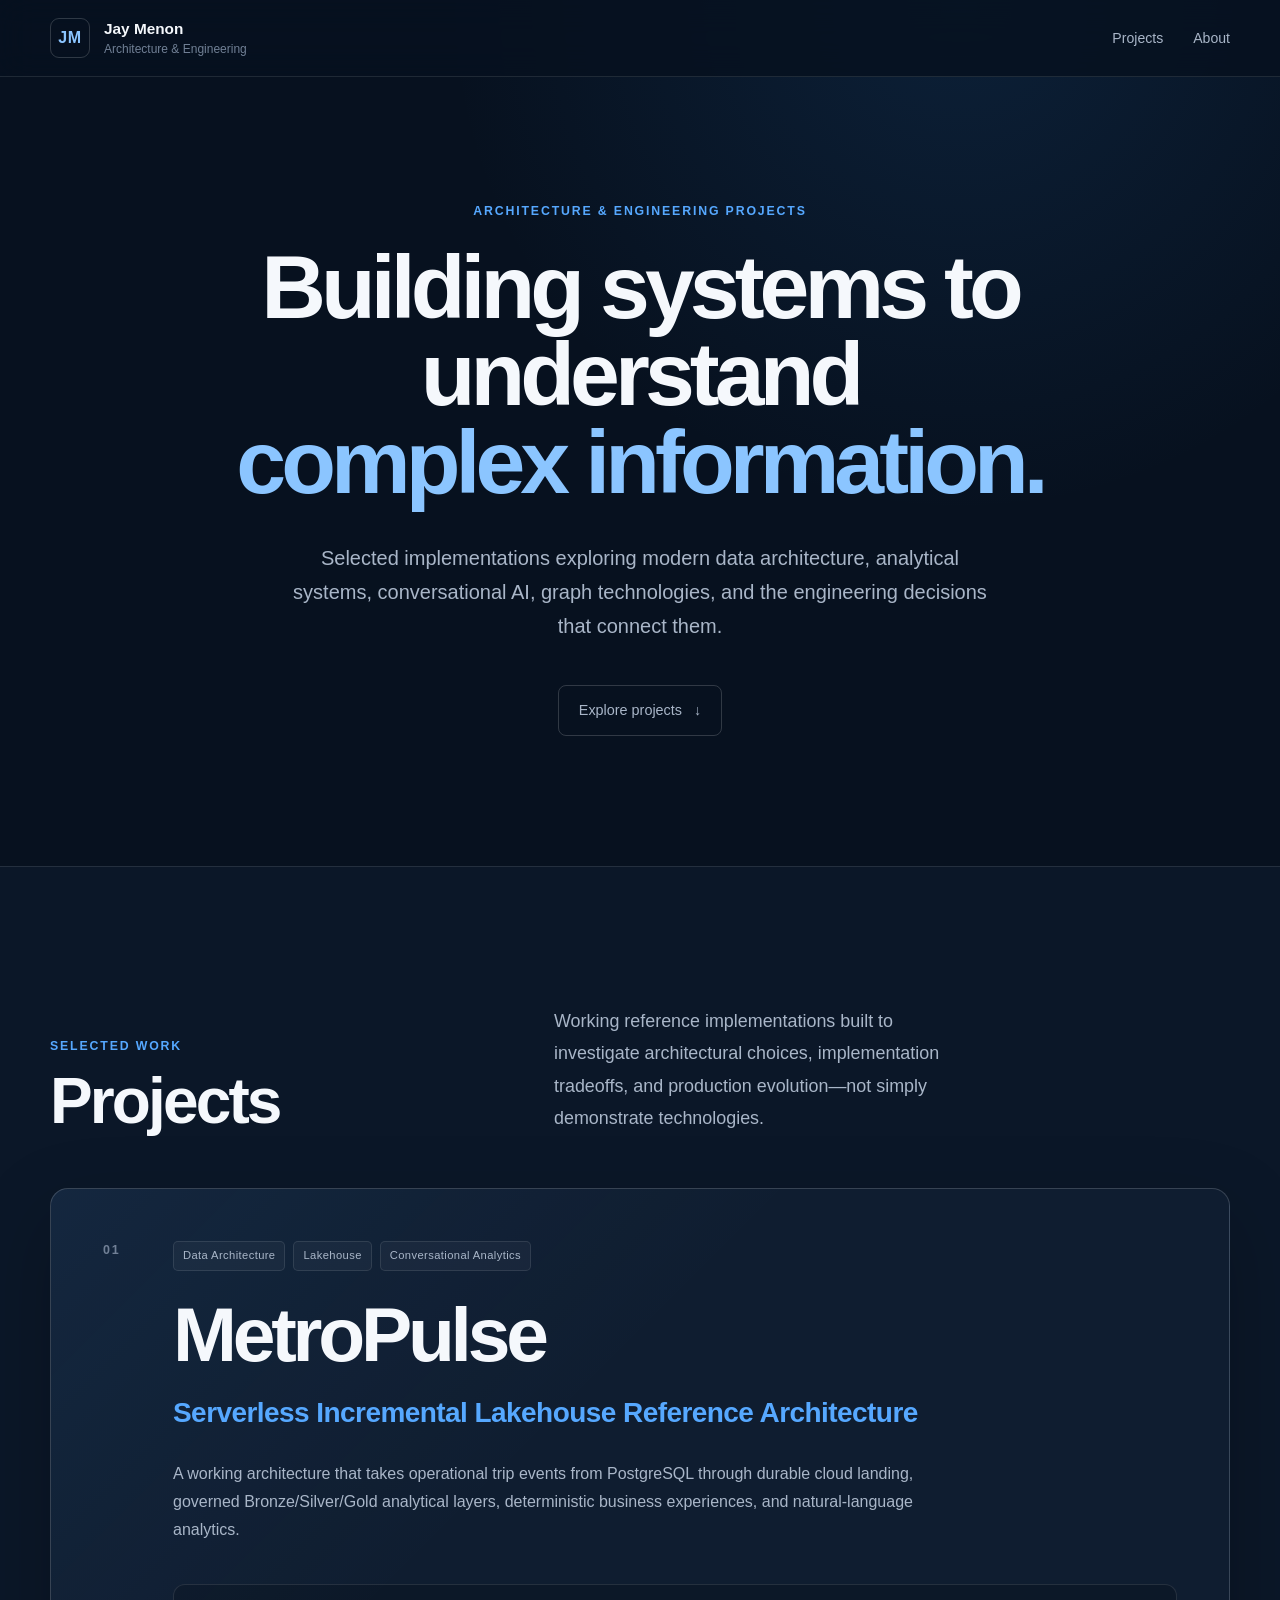
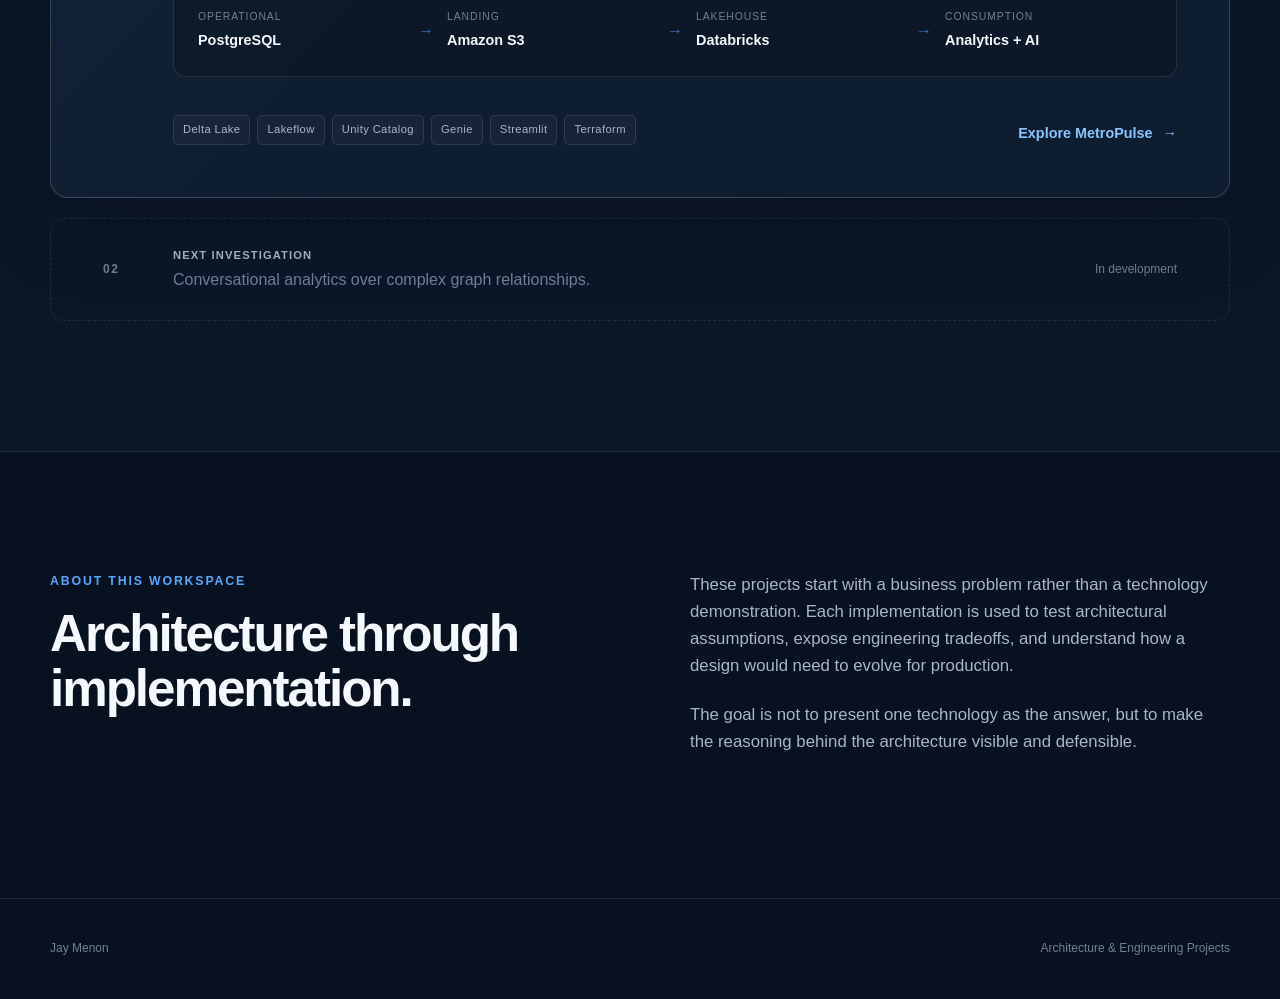
<file: index.html>
<!DOCTYPE html>
<html lang="en">
<head>
  <meta charset="UTF-8">
  <meta name="viewport" content="width=device-width, initial-scale=1.0">

  <title>Jay Menon | Architecture & Engineering Projects</title>

  <meta
    name="description"
    content="Selected architecture and engineering projects exploring data platforms, analytics, AI, graph systems, and software architecture."
  >

  <link rel="stylesheet" href="assets/css/site.css">
</head>

<body>

  <header class="site-header">
    <div class="container header-inner">
      <a class="site-identity" href="/">
        <span class="identity-mark">JM</span>

        <span class="identity-text">
          <strong>Jay Menon</strong>
          <span>Architecture & Engineering</span>
        </span>
      </a>

      <nav class="site-nav" aria-label="Primary navigation">
        <a href="#projects">Projects</a>
        <a href="#about">About</a>
      </nav>
    </div>
  </header>


  <main>

    <section class="hero">
      <div class="container hero-inner">

        <p class="eyebrow">Architecture & Engineering Projects</p>

        <h1>
          Building systems to understand
          <span class="accent-text">complex information.</span>
        </h1>

        <p class="hero-copy">
          Selected implementations exploring modern data architecture,
          analytical systems, conversational AI, graph technologies,
          and the engineering decisions that connect them.
        </p>

        <a class="primary-action" href="#projects">
          Explore projects
          <span aria-hidden="true">↓</span>
        </a>

      </div>
    </section>


    <section class="projects-section" id="projects">
      <div class="container">

        <div class="section-heading">
          <div>
            <p class="eyebrow">Selected Work</p>
            <h2>Projects</h2>
          </div>

          <p class="section-intro">
            Working reference implementations built to investigate
            architectural choices, implementation tradeoffs, and
            production evolution—not simply demonstrate technologies.
          </p>
        </div>


        <article class="project-card">

          <div class="project-number">01</div>

          <div class="project-content">

            <div class="project-meta">
              <span>Data Architecture</span>
              <span>Lakehouse</span>
              <span>Conversational Analytics</span>
            </div>

            <h3>MetroPulse</h3>

            <p class="project-subtitle">
              Serverless Incremental Lakehouse Reference Architecture
            </p>

            <p class="project-description">
              A working architecture that takes operational trip events
              from PostgreSQL through durable cloud landing, governed
              Bronze/Silver/Gold analytical layers, deterministic business
              experiences, and natural-language analytics.
            </p>


            <div class="architecture-flow" aria-label="MetroPulse architecture flow">

              <div class="flow-node">
                <span class="flow-label">Operational</span>
                <strong>PostgreSQL</strong>
              </div>

              <span class="flow-arrow">→</span>

              <div class="flow-node">
                <span class="flow-label">Landing</span>
                <strong>Amazon S3</strong>
              </div>

              <span class="flow-arrow">→</span>

              <div class="flow-node">
                <span class="flow-label">Lakehouse</span>
                <strong>Databricks</strong>
              </div>

              <span class="flow-arrow">→</span>

              <div class="flow-node">
                <span class="flow-label">Consumption</span>
                <strong>Analytics + AI</strong>
              </div>

            </div>


            <div class="project-footer">

              <div class="technology-list">
                <span>Delta Lake</span>
                <span>Lakeflow</span>
                <span>Unity Catalog</span>
                <span>Genie</span>
                <span>Streamlit</span>
                <span>Terraform</span>
              </div>

              <a class="project-link" href="projects/metropulse/">
                Explore MetroPulse
                <span aria-hidden="true">→</span>
              </a>

            </div>

          </div>

        </article>


        <div class="future-project">
          <span class="future-number">02</span>

          <div>
            <p class="future-label">Next investigation</p>
            <p>
              Conversational analytics over complex graph relationships.
            </p>
          </div>

          <span class="future-status">In development</span>
        </div>

      </div>
    </section>


    <section class="about-section" id="about">
      <div class="container about-grid">

        <div>
          <p class="eyebrow">About this workspace</p>
          <h2>Architecture through implementation.</h2>
        </div>

        <div class="about-copy">
          <p>
            These projects start with a business problem rather than a
            technology demonstration. Each implementation is used to test
            architectural assumptions, expose engineering tradeoffs, and
            understand how a design would need to evolve for production.
          </p>

          <p>
            The goal is not to present one technology as the answer, but to
            make the reasoning behind the architecture visible and defensible.
          </p>
        </div>

      </div>
    </section>

  </main>


  <footer class="site-footer">
    <div class="container footer-inner">
      <span>Jay Menon</span>
      <span>Architecture & Engineering Projects</span>
    </div>
  </footer>

</body>
</html>
</file>
<file: assets/css/site.css>
/* -------------------------------------------------------
   MetroPulse Projects Showcase
   Shared visual system
------------------------------------------------------- */

:root {
  --background: #07111f;
  --background-soft: #0b1728;
  --surface: #0f1d30;
  --surface-light: #14243a;

  --text: #f5f8fc;
  --text-soft: #a9b6c8;
  --text-muted: #718096;

  --accent: #56a8ff;
  --accent-soft: #8bc5ff;

  --border: rgba(255, 255, 255, 0.10);
  --border-strong: rgba(255, 255, 255, 0.17);

  --max-width: 1180px;
}


/* Reset */

* {
  box-sizing: border-box;
}

html {
  scroll-behavior: smooth;
}

body {
  margin: 0;
  background:
    radial-gradient(
      circle at 75% 0%,
      rgba(38, 111, 184, 0.16),
      transparent 32rem
    ),
    var(--background);

  color: var(--text);

  font-family:
    Inter,
    ui-sans-serif,
    -apple-system,
    BlinkMacSystemFont,
    "Segoe UI",
    sans-serif;

  line-height: 1.6;
  -webkit-font-smoothing: antialiased;
}

a {
  color: inherit;
  text-decoration: none;
}

.container {
  width: min(calc(100% - 48px), var(--max-width));
  margin: 0 auto;
}


/* Header */

.site-header {
  position: sticky;
  top: 0;
  z-index: 100;

  background: rgba(7, 17, 31, 0.84);
  backdrop-filter: blur(16px);

  border-bottom: 1px solid var(--border);
}

.header-inner {
  height: 76px;

  display: flex;
  align-items: center;
  justify-content: space-between;
}

.site-identity {
  display: flex;
  align-items: center;
  gap: 14px;
}

.identity-mark {
  width: 40px;
  height: 40px;

  display: grid;
  place-items: center;

  border: 1px solid var(--border-strong);
  border-radius: 9px;

  color: var(--accent-soft);
  font-weight: 700;
  letter-spacing: 0.04em;
}

.identity-text {
  display: flex;
  flex-direction: column;
  line-height: 1.25;
}

.identity-text strong {
  font-size: 0.96rem;
}

.identity-text span {
  margin-top: 3px;

  color: var(--text-muted);
  font-size: 0.75rem;
}

.site-nav {
  display: flex;
  gap: 30px;

  color: var(--text-soft);
  font-size: 0.88rem;
}

.site-nav a {
  transition: color 160ms ease;
}

.site-nav a:hover {
  color: var(--text);
}


/* Hero */

.hero {
  padding: 125px 0 130px;
}

.hero-inner {
  max-width: 1000px;
  margin-left: auto;
  margin-right: auto;
  text-align: center;
}

.eyebrow {
  margin: 0 0 22px;

  color: var(--accent);
  font-size: 0.77rem;
  font-weight: 700;

  letter-spacing: 0.15em;
  text-transform: uppercase;
}

.hero h1 {
  max-width: 900px;
  margin: 0 auto;

  font-size: clamp(3.2rem, 7vw, 6.6rem);
  font-weight: 650;

  line-height: 0.98;
  letter-spacing: -0.055em;
}

.accent-text {
  display: block;
  color: var(--accent-soft);
}

.hero-copy {
  max-width: 720px;
  margin: 34px auto 0;

  color: var(--text-soft);
  font-size: clamp(1.05rem, 2vw, 1.25rem);
  line-height: 1.7;
}

.primary-action {
  display: inline-flex;
  align-items: center;
  gap: 12px;

  margin-top: 42px;
  padding: 13px 20px;

  border: 1px solid var(--border-strong);
  border-radius: 8px;

  color: var(--text-soft);
  font-size: 0.9rem;

  transition:
    background 160ms ease,
    color 160ms ease,
    border-color 160ms ease;
}

.primary-action:hover {
  background: var(--surface);
  color: var(--text);
  border-color: rgba(86, 168, 255, 0.4);
}


/* Projects */

.projects-section {
  padding: 110px 0 130px;
  background: var(--background-soft);

  border-top: 1px solid var(--border);
  border-bottom: 1px solid var(--border);
}

.section-heading {
  display: grid;
  grid-template-columns: 1fr 1fr;
  gap: 80px;

  align-items: end;

  margin-bottom: 54px;
}

.section-heading .eyebrow {
  margin-bottom: 12px;
}

.section-heading h2,
.about-section h2 {
  margin: 0;

  font-size: clamp(2.2rem, 4vw, 3.4rem);
  line-height: 1.08;
  letter-spacing: -0.04em;
}

.section-intro {
  margin: 0;

  color: var(--text-soft);
  font-size: 1rem;
}


/* Project card */

.project-card {
  position: relative;

  display: grid;
  grid-template-columns: 70px 1fr;

  padding: 52px;

  background:
    linear-gradient(
      135deg,
      rgba(86, 168, 255, 0.07),
      transparent 42%
    ),
    var(--surface);

  border: 1px solid var(--border-strong);
  border-radius: 18px;

  box-shadow: 0 28px 80px rgba(0, 0, 0, 0.22);
}

.project-number {
  color: var(--text-muted);

  font-size: 0.78rem;
  font-weight: 700;

  letter-spacing: 0.14em;
}

.project-meta {
  display: flex;
  flex-wrap: wrap;
  gap: 8px;

  margin-bottom: 25px;
}

.project-meta span,
.technology-list span {
  padding: 5px 9px;

  background: rgba(255, 255, 255, 0.035);

  border: 1px solid var(--border);
  border-radius: 5px;

  color: var(--text-soft);
  font-size: 0.7rem;

  letter-spacing: 0.035em;
}

.project-card h3 {
  margin: 0;

  font-size: clamp(2.8rem, 6vw, 5.3rem);
  font-weight: 650;

  line-height: 1;
  letter-spacing: -0.055em;
}

.project-subtitle {
  margin: 12px 0 0;

  color: var(--accent-soft);
  font-size: 1.08rem;
}

.project-description {
  max-width: 760px;

  margin: 28px 0 40px;

  color: var(--text-soft);
  font-size: 1rem;
  line-height: 1.75;
}


/* Architecture flow */

.architecture-flow {
  display: grid;
  grid-template-columns:
    minmax(120px, 1fr)
    auto
    minmax(120px, 1fr)
    auto
    minmax(120px, 1fr)
    auto
    minmax(120px, 1fr);

  gap: 13px;
  align-items: center;

  padding: 24px;

  background: rgba(0, 0, 0, 0.15);

  border: 1px solid var(--border);
  border-radius: 12px;
}

.flow-node {
  display: flex;
  flex-direction: column;
}

.flow-label {
  margin-bottom: 3px;

  color: var(--text-muted);
  font-size: 0.65rem;

  letter-spacing: 0.09em;
  text-transform: uppercase;
}

.flow-node strong {
  font-size: 0.9rem;
  font-weight: 600;
}

.flow-arrow {
  color: var(--accent);
  opacity: 0.65;
}


/* Project footer */

.project-footer {
  display: flex;
  justify-content: space-between;
  align-items: flex-end;
  gap: 30px;

  margin-top: 38px;
}

.technology-list {
  display: flex;
  flex-wrap: wrap;
  gap: 7px;
}

.project-link {
  flex-shrink: 0;

  display: inline-flex;
  align-items: center;
  gap: 10px;

  color: var(--accent-soft);
  font-size: 0.9rem;
  font-weight: 600;
}

.project-link span {
  transition: transform 160ms ease;
}

.project-link:hover span {
  transform: translateX(4px);
}


/* Future project */

.future-project {
  display: grid;
  grid-template-columns: 70px 1fr auto;
  gap: 0;

  align-items: center;

  margin-top: 20px;
  padding: 28px 52px;

  border: 1px dashed var(--border);
  border-radius: 14px;

  color: var(--text-muted);
}

.future-number {
  font-size: 0.75rem;
  font-weight: 700;

  letter-spacing: 0.14em;
}

.future-label {
  margin: 0 0 2px;

  color: var(--text-soft);
  font-size: 0.7rem;
  font-weight: 700;

  letter-spacing: 0.1em;
  text-transform: uppercase;
}

.future-project p:last-child {
  margin: 0;
}

.future-status {
  font-size: 0.75rem;
}


/* About */

.about-section {
  padding: 120px 0;
}

.about-grid {
  display: grid;
  grid-template-columns: 1fr 1fr;

  gap: 100px;
}

.about-grid .eyebrow {
  margin-bottom: 14px;
}

.about-copy {
  color: var(--text-soft);
  font-size: 1.05rem;
}

.about-copy p {
  margin-top: 0;
  margin-bottom: 22px;
}


/* Footer */

.site-footer {
  border-top: 1px solid var(--border);
}

.footer-inner {
  min-height: 100px;

  display: flex;
  justify-content: space-between;
  align-items: center;

  color: var(--text-muted);
  font-size: 0.75rem;
}


/* Responsive */

@media (max-width: 850px) {

  .hero {
    padding: 90px 0 100px;
  }

  .section-heading,
  .about-grid {
    grid-template-columns: 1fr;
    gap: 28px;
  }

  .project-card {
    grid-template-columns: 1fr;
    padding: 34px;
  }

  .project-number {
    margin-bottom: 24px;
  }

  .architecture-flow {
    grid-template-columns: 1fr;
  }

  .flow-arrow {
    transform: rotate(90deg);
    justify-self: start;
  }

  .project-footer {
    align-items: flex-start;
    flex-direction: column;
  }

  .future-project {
    grid-template-columns: 45px 1fr;
    padding: 24px 30px;
  }

  .future-status {
    grid-column: 2;
    margin-top: 10px;
  }
}


@media (max-width: 560px) {

  .container {
    width: min(calc(100% - 32px), var(--max-width));
  }

  .identity-text span {
    display: none;
  }

  .site-nav {
    gap: 18px;
  }

  .hero h1 {
    font-size: 3.15rem;
  }

  .projects-section {
    padding: 80px 0 90px;
  }

  .project-card {
    padding: 26px;
  }

  .future-project {
    padding: 22px;
  }

  .footer-inner {
    align-items: flex-start;
    flex-direction: column;
    justify-content: center;
    gap: 5px;
  }
}

/* =========================================================
   PROJECT CASE STUDIES
   ========================================================= */

/* ---------------------------------------------------------
   Project hero
   --------------------------------------------------------- */

.project-hero {
  padding: 5.5rem 0 5rem;
  border-bottom: 1px solid var(--border);
}

.project-back {
  display: inline-block;
  margin-bottom: 3.5rem;
  text-decoration: none;
}

.project-back:hover {
  color: var(--text);
}

.project-hero-grid {
  display: grid;
  grid-template-columns: minmax(0, 1.6fr) minmax(280px, 0.7fr);
  gap: 5rem;
  align-items: end;
}

.project-hero h1 {
  margin: 0.75rem 0 0;
  font-size: clamp(4.5rem, 10vw, 8rem);
  line-height: 0.92;
  letter-spacing: -0.065em;
}

.project-subtitle {
  margin: 1.35rem 0 0;
  max-width: 48rem;
  color: var(--accent);
  font-size: clamp(1.25rem, 2.2vw, 1.75rem);
  line-height: 1.35;
  font-weight: 600;
  letter-spacing: -0.02em;
}

.project-lead {
  margin: 2rem 0 0;
  max-width: 50rem;
  color: var(--text-soft);
  font-size: 1.08rem;
  line-height: 1.8;
}


/* ---------------------------------------------------------
   Project summary
   --------------------------------------------------------- */

.project-summary-card {
  padding: 0 0 0 2rem;
  border-left: 1px solid var(--border);
}

.summary-item {
  padding: 1rem 0;
  border-bottom: 1px solid var(--border);
}

.summary-item:first-child {
  padding-top: 0;
}

.summary-item:last-child {
  border-bottom: 0;
  padding-bottom: 0;
}

.summary-item span,
.summary-item strong {
  display: block;
}

.summary-item span {
  margin-bottom: 0.35rem;
  color: var(--text-soft);
  font-size: 0.72rem;
  font-weight: 700;
  letter-spacing: 0.1em;
  text-transform: uppercase;
}

.summary-item strong {
  font-size: 0.98rem;
  line-height: 1.45;
}


/* ---------------------------------------------------------
   General project sections
   --------------------------------------------------------- */

.project-section {
  position: relative;
  padding: 7rem 0;
  border-bottom: 1px solid var(--border);
}

.section-muted {
  background:
    linear-gradient(
      180deg,
      rgba(255, 255, 255, 0.015),
      rgba(255, 255, 255, 0.005)
    );
}

.section-number {
  margin-bottom: 2.5rem;
  color: var(--accent);
  font-size: 0.72rem;
  font-weight: 800;
  letter-spacing: 0.18em;
}

.section-heading {
  max-width: 58rem;
}

.section-heading h2 {
  margin: 0.65rem 0 0;
  font-size: clamp(2.4rem, 5vw, 4.5rem);
  line-height: 1.02;
  letter-spacing: -0.045em;
}

.section-intro {
  margin: 1.75rem 0 0;
  max-width: 50rem;
  color: var(--text-soft);
  font-size: 1.12rem;
  line-height: 1.8;
}

.prose-grid {
  display: grid;
  grid-template-columns: repeat(2, minmax(0, 1fr));
  gap: 4rem;
  margin-top: 2.75rem;
}

.prose-grid p {
  margin: 0;
  color: var(--text-soft);
  line-height: 1.8;
}

.prose-grid .section-intro {
  margin: 0;
  color: var(--text);
  font-size: 1.18rem;
}


/* ---------------------------------------------------------
   Architecture principle callout
   --------------------------------------------------------- */

.principle-callout {
  display: grid;
  grid-template-columns: 12rem minmax(0, 1fr);
  gap: 2rem;
  margin-top: 4rem;
  padding: 2rem 0;
  border-top: 1px solid var(--accent);
  border-bottom: 1px solid var(--border);
}

.callout-label {
  padding-top: 0.25rem;
  color: var(--accent);
  font-size: 0.72rem;
  font-weight: 800;
  letter-spacing: 0.12em;
  text-transform: uppercase;
}

.principle-callout p {
  margin: 0;
  max-width: 52rem;
  font-size: clamp(1rem, 1vw, 1.6rem);
  line-height: 1.5;
  letter-spacing: -0.02em;
}


/* ---------------------------------------------------------
   Problem cards
   --------------------------------------------------------- */

.problem-grid {
  display: grid;
  grid-template-columns: repeat(2, minmax(0, 1fr));
  gap: 1px;
  margin-top: 4rem;
  overflow: hidden;
  border: 1px solid var(--border);
  border-radius: 1rem;
  background: var(--border);
}

.architecture-card {
  position: relative;
  min-height: 18rem;
  padding: 2.25rem;
  background: var(--background);
}

.section-muted .architecture-card {
  background: rgba(9, 20, 36, 0.96);
}

.card-index {
  display: block;
  margin-bottom: 3.5rem;
  color: var(--accent);
  font-size: 0.72rem;
  font-weight: 800;
  letter-spacing: 0.12em;
}

.architecture-card h3 {
  margin: 0 0 1rem;
  font-size: 1.45rem;
  letter-spacing: -0.025em;
}

.architecture-card p {
  margin: 0;
  color: var(--text-soft);
  line-height: 1.75;
}

/* =========================================================
   METROPULSE ARCHITECTURE COMPOSITION
   ========================================================= */
.project-architecture .section-heading {
  display: block;
  max-width: 1050px;
  margin: 0 auto 3.5rem;
}

.project-architecture .section-heading .eyebrow {
  margin: 0 0 2rem;
}

.project-architecture .section-heading h2 {
  max-width: 950px;
  margin: 0;

  font-size: clamp(3rem, 4.5vw, 4.6rem);
  line-height: 1;
  letter-spacing: -0.05em;
}

.project-architecture .section-heading .section-intro {
  max-width: 720px;
  margin: 2rem 0 0;

  color: var(--text-soft);
  font-size: 1.05rem;
  line-height: 1.75;
}


/* ---------------------------------------------------------
   Architecture flow
   --------------------------------------------------------- */

.project-architecture .architecture-flow {
  display: grid;
  grid-template-columns:
    minmax(0, 1fr) 2rem
    minmax(0, 1fr) 2rem
    minmax(0, 1fr) 2rem
    minmax(0, 1fr) 2rem
    minmax(0, 1fr) 2rem
    minmax(0, 1fr);

  align-items: stretch;

  width: 100%;
  max-width: 1200px;

  margin: 3.5rem auto 4.5rem;
  padding: 0;

  background: transparent;
  border: 0;
}

.project-architecture .flow-node {
  display: flex;
  flex-direction: column;
  justify-content: center;

  min-width: 0;
  min-height: 135px;
  padding: 1.25rem;

  border: 1px solid var(--border);
  border-radius: 14px;
  background: rgba(255, 255, 255, 0.025);
}

.project-architecture .flow-arrow {
  display: flex;
  align-items: center;
  justify-content: center;

  color: var(--accent);
  font-size: 1.5rem;
}

.project-architecture .flow-label {
  margin-bottom: 1rem;
}

.project-architecture .flow-node strong {
  font-size: 1.15rem;
}

.project-architecture .flow-node small {
  margin-top: 0.4rem;
  font-size: 0.72rem;
  line-height: 1.35;
}
.project-architecture .flow-node small {
  display: block;
  margin-top: 0.45rem;
  color: var(--text-soft);
  font-size: 0.78rem;
  line-height: 1.4;
}

.project-architecture .flow-arrow {
  display: flex;
  align-items: center;
  justify-content: center;
  color: var(--accent);
  font-size: 1.6rem;
  opacity: 1;
}

.project-architecture .flow-transition {
  width: calc((100% - 6rem) / 3);
  display: flex;
  justify-content: center;
  padding: 0.65rem 0;
  color: var(--accent);
  font-size: 1.6rem;
  line-height: 1;
}

.project-architecture .flow-node-accent {
  border-color: rgba(86, 168, 255, 0.65);
  background:
    linear-gradient(
      135deg,
      rgba(86, 168, 255, 0.14),
      rgba(86, 168, 255, 0.035)
    );
}


/* ---------------------------------------------------------
   Architecture notes
   --------------------------------------------------------- */



.architecture-notes {
  display: grid;
  grid-template-columns: repeat(4, minmax(0, 1fr));
  gap: 2rem;
  margin-top: 3rem;
}

.architecture-notes > div {
  padding-top: 1.25rem;
  border-top: 1px solid var(--border);
}

.architecture-notes span {
  display: block;
  margin-bottom: 0.25rem;
  color: var(--accent);
  font-size: 0.68rem;
  font-weight: 800;
  letter-spacing: 0.12em;
}

.architecture-notes p {
  margin: 0;
  color: var(--text-soft);
  font-size: 0.9rem;
  line-height: 1.7;
}

.architecture-notes strong {
  color: var(--text);
}


/* =========================================================
   RESPONSIVE PROJECT LAYOUT
   ========================================================= */

@media (max-width: 1100px) {

  .architecture-flow {
    grid-template-columns: repeat(3, minmax(0, 1fr));
  }

  .flow-arrow {
    display: none;
  }

  .architecture-notes {
    grid-template-columns: repeat(2, minmax(0, 1fr));
  }

}


@media (max-width: 800px) {

  .project-hero {
    padding: 4rem 0;
  }

  .project-hero-grid,
  .prose-grid,
  .principle-callout {
    grid-template-columns: 1fr;
  }

  .project-hero-grid {
    gap: 3rem;
  }

  .project-summary-card {
    padding: 2rem 0 0;
    border-top: 1px solid var(--border);
    border-left: 0;
  }

  .project-section {
    padding: 5rem 0;
  }

  .problem-grid {
    grid-template-columns: 1fr;
  }

  .architecture-card {
    min-height: auto;
  }

  .architecture-flow {
    grid-template-columns: repeat(2, minmax(0, 1fr));
  }

  .principle-callout {
    gap: 1rem;
  }

}


@media (max-width: 520px) {

  .project-hero h1 {
    font-size: clamp(3.7rem, 20vw, 5rem);
  }

  .architecture-flow,
  .architecture-notes {
    grid-template-columns: 1fr;
  }

  .flow-node {
    min-height: 9rem;
  }

}
/* =========================================================
   FINAL SECTION HEADER ALIGNMENT
   ========================================================= */

/*
   Section number + eyebrow form one compact metadata row.
   Headline and explanation begin directly beneath it.
*/

.project-section > .container {
  position: relative;
}

.project-section .section-heading {
  position: relative;
  max-width: 1050px;
  margin: 0 auto 3.5rem;
}

/* Number joins the eyebrow rather than floating independently */
.project-section .section-number {
  position: absolute;
  top: 0;
  left: 0;

  margin: 0;
  color: var(--accent);
  font-size: 0.72rem;
  font-weight: 800;
  letter-spacing: 0.18em;
}

/* 02  ARCHITECTURE */
.project-section .section-heading .eyebrow {
  margin: 0 0 1.5rem;
  padding-left: 0rem;

  color: var(--accent);
  font-size: 0.72rem;
  font-weight: 700;
  letter-spacing: 0.14em;
  text-transform: uppercase;
}

/* Headline starts directly beneath metadata row */
.project-section .section-heading h2 {
  max-width: 950px;
  margin: 0;

  font-size: clamp(2.0rem, 3.2vw, 3.35rem);
  line-height: 1;
  letter-spacing: -0.05em;
}

/* Explanation shares headline's left edge */
.project-section .section-heading .section-intro {
  max-width: 720px;
  margin: 1.5rem 0 0;
}


/* =========================================================
   ARCHITECTURE NOTE HEADINGS
   ========================================================= */

.project-architecture .architecture-notes > div {
  display: block;
}

/* Number only */
.project-architecture .architecture-notes .note-heading > span:first-child {
    color: var(--accent);
    font-size: 0.68rem;
    font-weight: 800;
    letter-spacing: 0.12em;
}

/* Heading text */
.project-architecture .architecture-notes .note-heading strong {
    color: var(--text);
    font-size: 0.9rem;
    font-weight: 700;
    line-height: 1.35;
}
.project-architecture .architecture-notes > div > p {
  margin: 0;
  color: var(--text-soft);
  font-size: 0.9rem;
  line-height: 1.6;
}

/* Medallion layer names */
.project-architecture .architecture-notes .layer-red {
  color: #ff0000;
}

.project-architecture .architecture-notes .layer-bronze {
  color: #cd7f32;
}

.project-architecture .architecture-notes .layer-silver {
  color: #c0c7d1;
}

.project-architecture .architecture-notes .layer-gold {
  color: #d9b44a;
}

.project-actions {
  margin-top: 1.75rem;
  display: flex;
  align-items: center;
  gap: 1rem;
}

.project-actions .btn-primary {
  display: inline-block;
  padding: 0.8rem 1.25rem;
  border: 1px solid var(--accent);
  border-radius: 4px;
  background: var(--accent);
  color: #08111f;
  font-size: 0.8rem;
  font-weight: 800;
  letter-spacing: 0.04em;
  text-decoration: none;
  transition: transform 0.15s ease, opacity 0.15s ease;
}

.project-actions .btn-primary:hover {
  transform: translateY(-1px);
  opacity: 0.9;
}

.project-actions .demo-access-note {
  color: var(--text-soft);
  font-size: 0.75rem;
}
</file>
